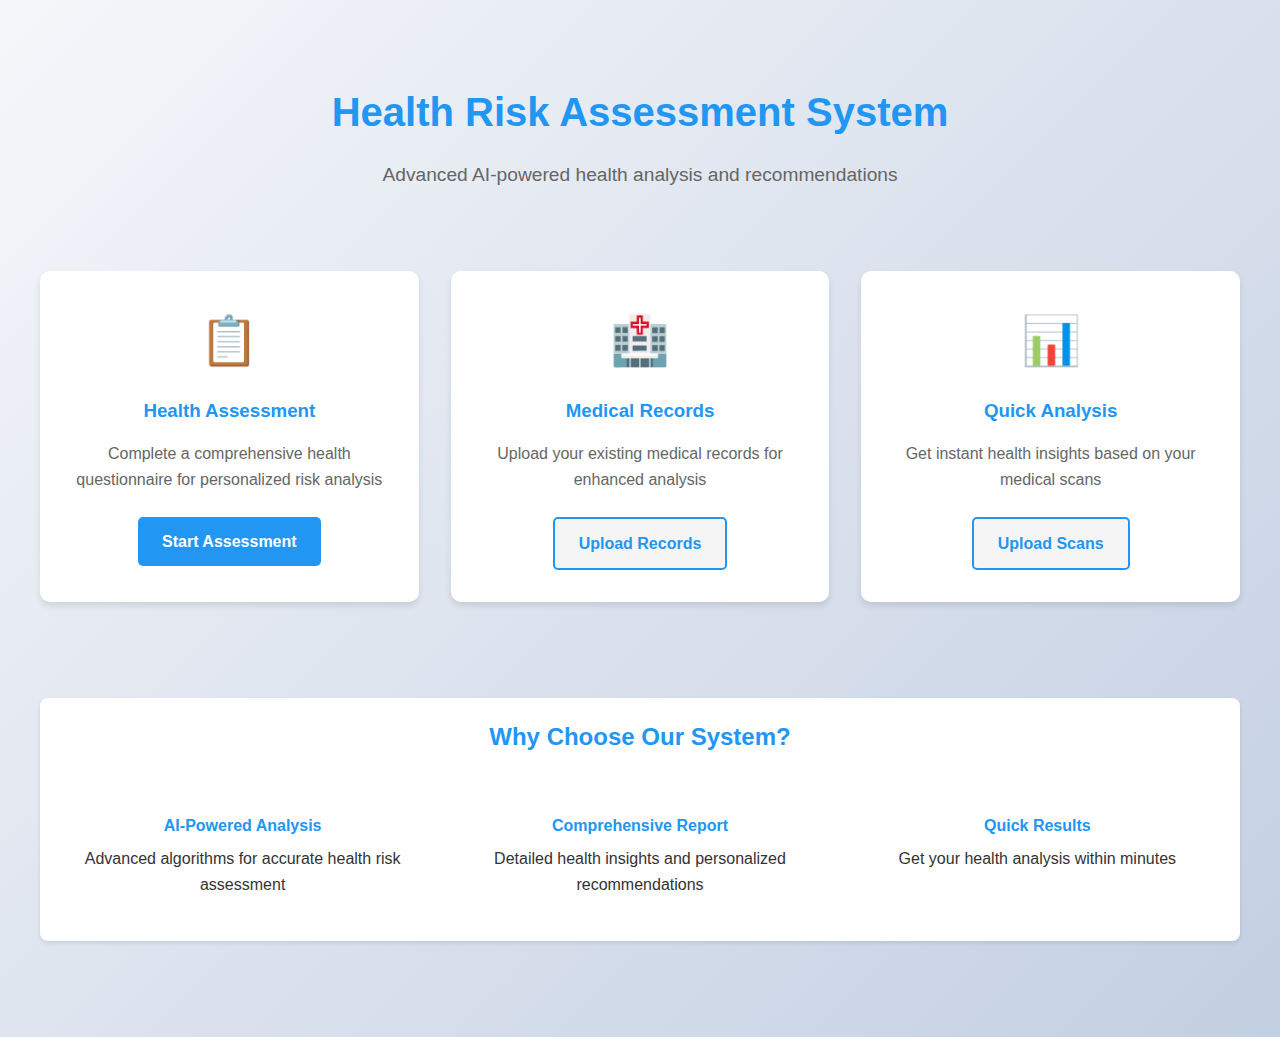
<file: index.html>
<!DOCTYPE html>
<html lang="en">
<head>
    <meta charset="UTF-8">
    <meta name="viewport" content="width=device-width, initial-scale=1.0">
    <title>Health Risk Assessment System</title>
    <link rel="stylesheet" href="css/style.css">
</head>
<body>
    <div class="hero-container">
        <header class="landing-header">
            <h1>Health Risk Assessment System</h1>
            <p class="subtitle">Advanced AI-powered health analysis and recommendations</p>
        </header>

        <main class="landing-main">
            <div class="features-grid">
                <div class="feature-card">
                    <div class="feature-icon">📋</div>
                    <h3>Health Assessment</h3>
                    <p>Complete a comprehensive health questionnaire for personalized risk analysis</p>
                    <a href="form.html" class="btn primary-btn">Start Assessment</a>
                </div>

                <div class="feature-card">
                    <div class="feature-icon">🏥</div>
                    <h3>Medical Records</h3>
                    <p>Upload your existing medical records for enhanced analysis</p>
                    <a href="upload.html" class="btn secondary-btn">Upload Records</a>
                </div>

                <div class="feature-card">
                    <div class="feature-icon">📊</div>
                    <h3>Quick Analysis</h3>
                    <p>Get instant health insights based on your medical scans</p>
                    <a href="upload.html?type=scan" class="btn secondary-btn">Upload Scans</a>
                </div>
            </div>

            <section class="info-section">
                <h2>Why Choose Our System?</h2>
                <div class="benefits-grid">
                    <div class="benefit-item">
                        <h4>AI-Powered Analysis</h4>
                        <p>Advanced algorithms for accurate health risk assessment</p>
                    </div>
                    <div class="benefit-item">
                        <h4>Comprehensive Report</h4>
                        <p>Detailed health insights and personalized recommendations</p>
                    </div>
                    <div class="benefit-item">
                        <h4>Quick Results</h4>
                        <p>Get your health analysis within minutes</p>
                    </div>
                </div>
            </section>
        </main>
    </div>

    <script src="js/landing.js"></script>
</body>
</html>
</file>
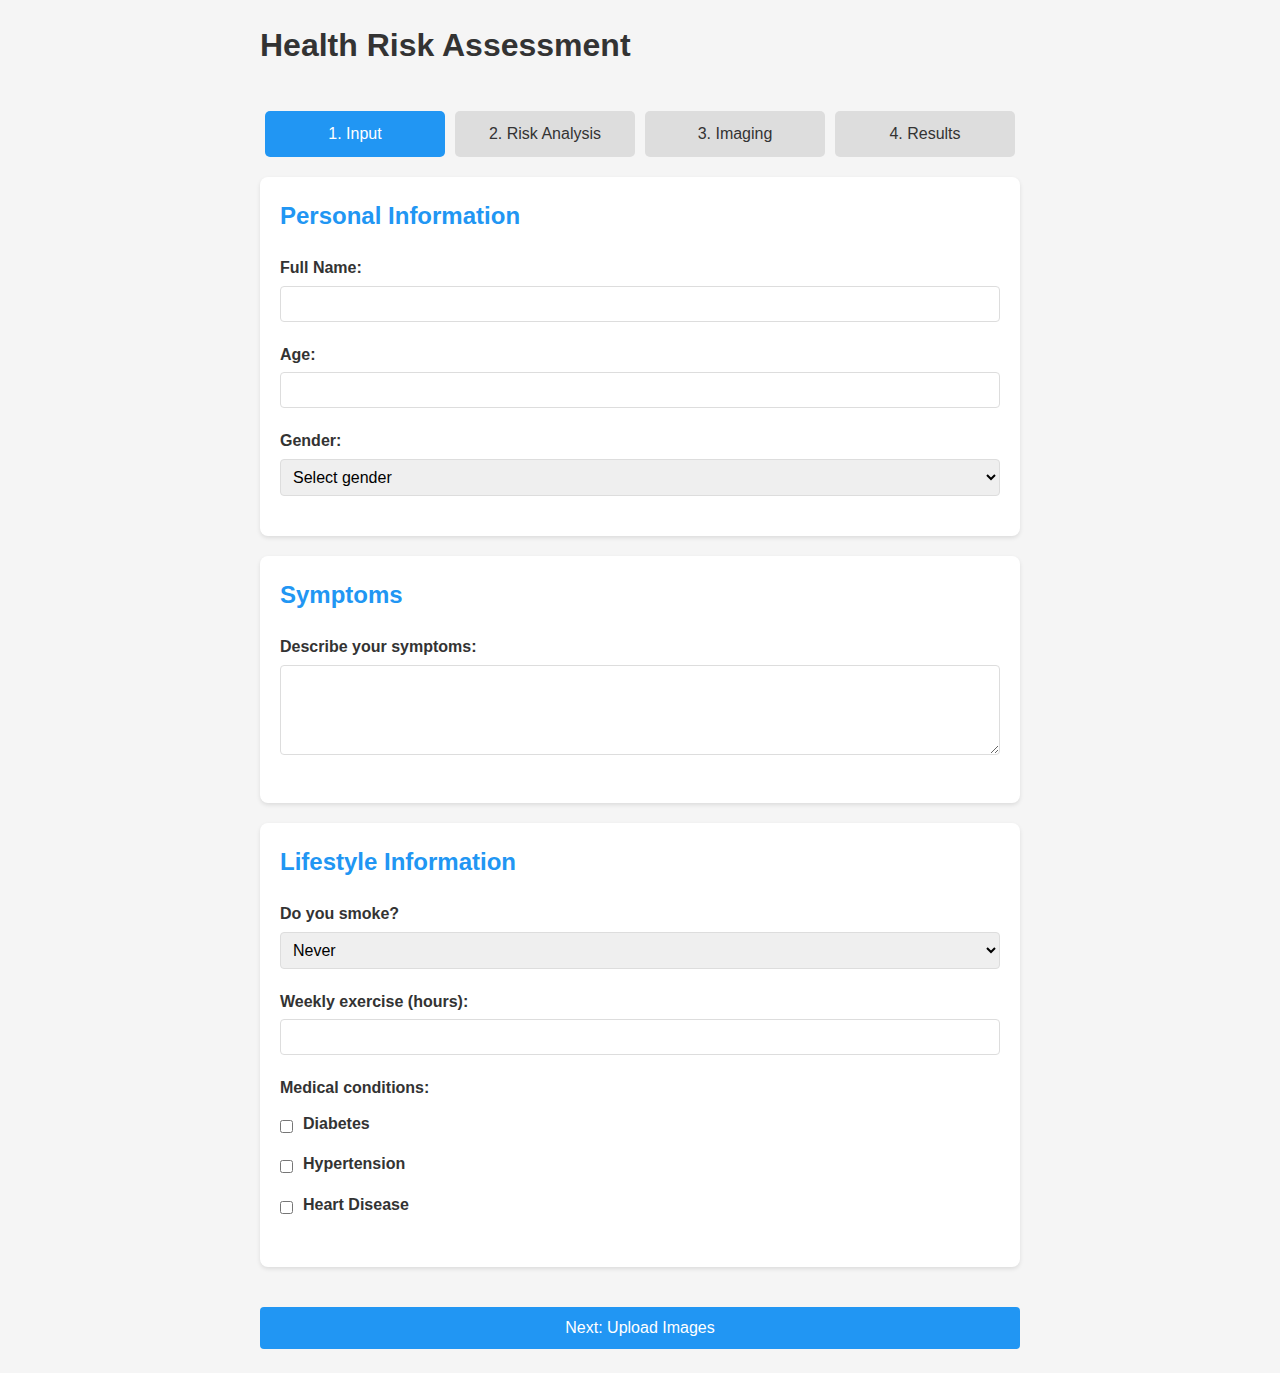
<file: form.html>
<!DOCTYPE html>
<html lang="en">
<head>
    <meta charset="UTF-8">
    <meta name="viewport" content="width=device-width, initial-scale=1.0">
    <title>Health Assessment Form</title>
    <link rel="stylesheet" href="css/style.css">
</head>
<body>
    <div class="container">
        <header>
            <h1>Health Risk Assessment</h1>
            <div class="progress-bar">
                <div class="step active">1. Input</div>
                <div class="step">2. Risk Analysis</div>
                <div class="step">3. Imaging</div>
                <div class="step">4. Results</div>
            </div>
        </header>

        <main>
            <form id="healthForm">
                <section class="personal-info">
                    <h2>Personal Information</h2>
                    <div class="form-group">
                        <label for="name">Full Name:</label>
                        <input type="text" id="name" name="name" required>
                    </div>
                    <div class="form-group">
                        <label for="age">Age:</label>
                        <input type="number" id="age" name="age" required min="0" max="120">
                    </div>
                    <div class="form-group">
                        <label for="gender">Gender:</label>
                        <select id="gender" name="gender" required>
                            <option value="">Select gender</option>
                            <option value="male">Male</option>
                            <option value="female">Female</option>
                            <option value="other">Other</option>
                        </select>
                    </div>
                </section>

                <section class="symptoms">
                    <h2>Symptoms</h2>
                    <div class="form-group">
                        <label for="symptoms">Describe your symptoms:</label>
                        <textarea id="symptoms" name="symptoms" rows="4" required></textarea>
                    </div>
                </section>

                <section class="lifestyle">
                    <h2>Lifestyle Information</h2>
                    <div class="form-group">
                        <label for="smoking">Do you smoke?</label>
                        <select id="smoking" name="smoking" required>
                            <option value="never">Never</option>
                            <option value="former">Former smoker</option>
                            <option value="current">Current smoker</option>
                        </select>
                    </div>
                    <div class="form-group">
                        <label for="exercise">Weekly exercise (hours):</label>
                        <input type="number" id="exercise" name="exercise" min="0" max="168" required>
                    </div>
                    <div class="checkbox-group">
                        <label>Medical conditions:</label>
                        <div>
                            <input type="checkbox" id="diabetes" name="conditions" value="diabetes">
                            <label for="diabetes">Diabetes</label>
                        </div>
                        <div>
                            <input type="checkbox" id="hypertension" name="conditions" value="hypertension">
                            <label for="hypertension">Hypertension</label>
                        </div>
                        <div>
                            <input type="checkbox" id="heart" name="conditions" value="heart">
                            <label for="heart">Heart Disease</label>
                        </div>
                    </div>
                </section>

                <button type="submit" class="submit-btn">Next: Upload Images</button>
            </form>
        </main>
    </div>

    <script src="js/formHandler.js"></script>
    <script src="js/api.js"></script>
</body>
</html>
</file>
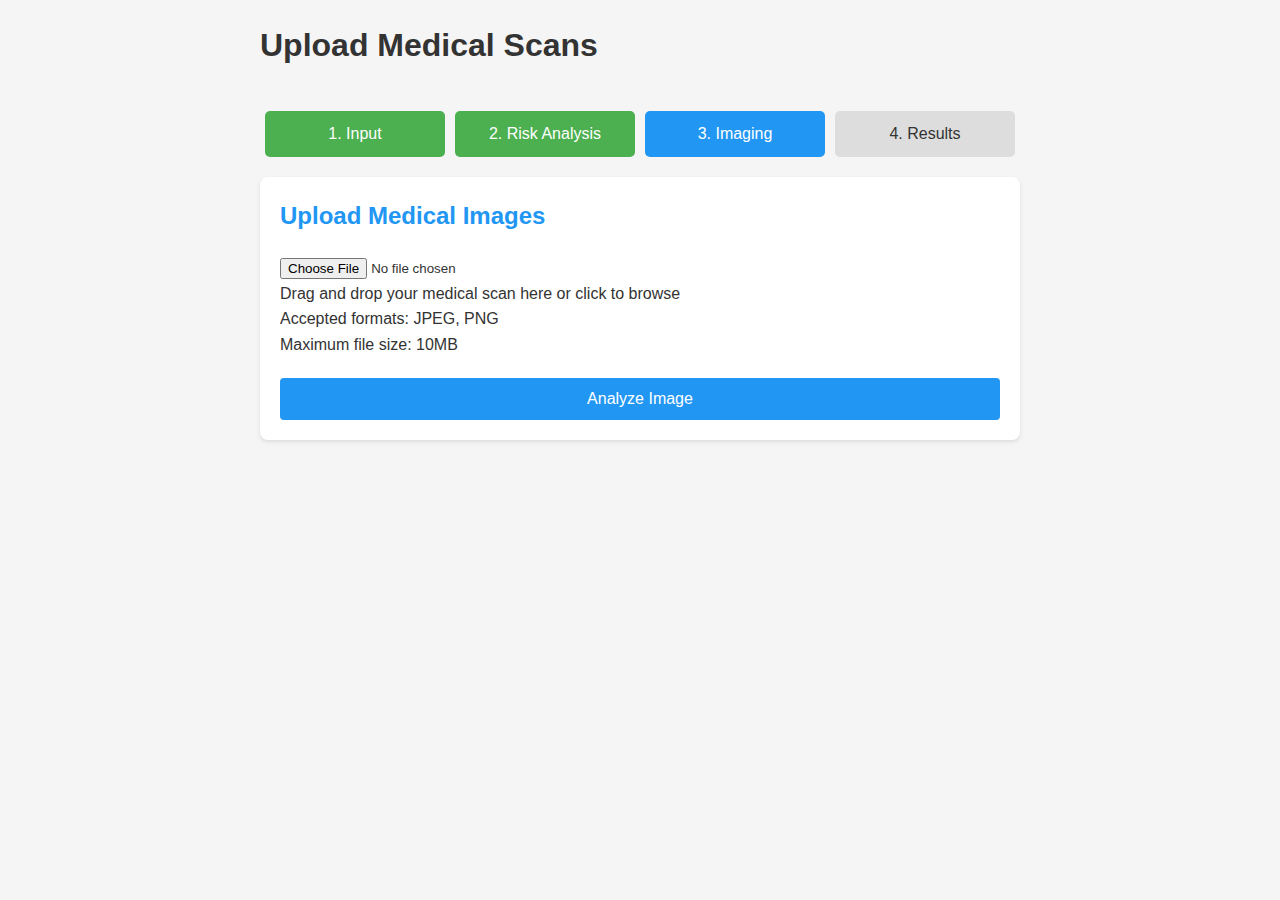
<file: upload.html>
<!DOCTYPE html>
<html lang="en">
<head>
    <meta charset="UTF-8">
    <meta name="viewport" content="width=device-width, initial-scale=1.0">
    <title>Upload Medical Scans</title>
    <link rel="stylesheet" href="css/style.css">
</head>
<body>
    <div class="container">
        <header>
            <h1>Upload Medical Scans</h1>
            <div class="progress-bar">
                <div class="step completed">1. Input</div>
                <div class="step completed">2. Risk Analysis</div>
                <div class="step active">3. Imaging</div>
                <div class="step">4. Results</div>
            </div>
        </header>

        <main>
            <section class="upload-section">
                <h2>Upload Medical Images</h2>
                <div class="upload-container">
                    <input type="file" id="imageUpload" accept="image/*" class="file-input" />
                    <div id="dropZone" class="drop-zone">
                        <p>Drag and drop your medical scan here or click to browse</p>
                    </div>
                    <div id="preview" class="image-preview"></div>
                </div>
                <div class="upload-info">
                    <p>Accepted formats: JPEG, PNG</p>
                    <p>Maximum file size: 10MB</p>
                </div>
                <button id="submitUpload" class="submit-btn" disabled>
                    Analyze Image
                </button>
            </section>
        </main>
    </div>

    <script src="js/upload.js"></script>
</body>
</html>
</file>
<file: css/style.css>
/* Base styles */
:root {
    --primary-color: #2196F3;
    --secondary-color: #FFC107;
    --danger-color: #F44336;
    --success-color: #4CAF50;
    --text-color: #333;
    --background-color: #f5f5f5;
}

* {
    margin: 0;
    padding: 0;
    box-sizing: border-box;
}

body {
    font-family: 'Arial', sans-serif;
    line-height: 1.6;
    background-color: var(--background-color);
    color: var(--text-color);
}

.container {
    max-width: 800px;
    margin: 0 auto;
    padding: 20px;
}

/* Landing Page Styles */
.hero-container {
    min-height: 100vh;
    background: linear-gradient(135deg, #f5f7fa 0%, #c3cfe2 100%);
    padding: 2rem;
}

.landing-header {
    text-align: center;
    padding: 3rem 0;
}

.landing-header h1 {
    font-size: 2.5rem;
    color: var(--primary-color);
    margin-bottom: 1rem;
}

.subtitle {
    font-size: 1.2rem;
    color: #666;
}

.features-grid {
    display: grid;
    grid-template-columns: repeat(auto-fit, minmax(280px, 1fr));
    gap: 2rem;
    max-width: 1200px;
    margin: 0 auto;
    padding: 2rem 0;
}

.feature-card {
    background: white;
    padding: 2rem;
    border-radius: 10px;
    text-align: center;
    box-shadow: 0 4px 6px rgba(0,0,0,0.1);
    transition: transform 0.3s ease;
}

.feature-card:hover {
    transform: translateY(-5px);
}

.feature-icon {
    font-size: 3rem;
    margin-bottom: 1rem;
}

.feature-card h3 {
    color: var(--primary-color);
    margin-bottom: 1rem;
}

.feature-card p {
    margin-bottom: 1.5rem;
    color: #666;
}

.btn {
    display: inline-block;
    padding: 12px 24px;
    border-radius: 5px;
    text-decoration: none;
    font-weight: bold;
    transition: background-color 0.3s ease;
}

.primary-btn {
    background: var(--primary-color);
    color: white;
}

.primary-btn:hover {
    background: #1976D2;
}

.secondary-btn {
    background: #f5f5f5;
    color: var(--primary-color);
    border: 2px solid var(--primary-color);
}

.secondary-btn:hover {
    background: #e0e0e0;
}

.info-section {
    max-width: 1200px;
    margin: 4rem auto;
    text-align: center;
}

.benefits-grid {
    display: grid;
    grid-template-columns: repeat(auto-fit, minmax(250px, 1fr));
    gap: 2rem;
    margin-top: 2rem;
}

.benefit-item {
    padding: 1.5rem;
    background: rgba(255, 255, 255, 0.9);
    border-radius: 8px;
}

.benefit-item h4 {
    color: var(--primary-color);
    margin-bottom: 0.5rem;
}

/* Form Styles */
.progress-bar {
    display: flex;
    justify-content: space-between;
    margin-top: 20px;
    padding: 20px 0;
}

.step {
    flex: 1;
    text-align: center;
    padding: 10px;
    background: #ddd;
    margin: 0 5px;
    border-radius: 5px;
}

.step.active {
    background: var(--primary-color);
    color: white;
}

.step.completed {
    background: var(--success-color);
    color: white;
}

.form-group {
    margin-bottom: 20px;
}

label {
    display: block;
    margin-bottom: 5px;
    font-weight: bold;
}

input[type="text"],
input[type="number"],
select,
textarea {
    width: 100%;
    padding: 8px;
    border: 1px solid #ddd;
    border-radius: 4px;
    font-size: 16px;
}

.checkbox-group {
    margin-bottom: 20px;
    display: flex;
    flex-direction: column;
}

.checkbox-group div {
    display: flex;
    align-items: center;
    margin: 5px 0;
}

.checkbox-group input[type="checkbox"] {
    margin-right: 10px;
}

section {
    background: white;
    padding: 20px;
    border-radius: 8px;
    margin-bottom: 20px;
    box-shadow: 0 2px 4px rgba(0,0,0,0.1);
}

h2 {
    margin-bottom: 20px;
    color: var(--primary-color);
}

.submit-btn {
    background: var(--primary-color);
    color: white;
    padding: 12px 24px;
    border: none;
    border-radius: 4px;
    cursor: pointer;
    font-size: 16px;
    width: 100%;
    margin-top: 20px;
}

.submit-btn:hover {
    background: #1976D2;
}

@media (max-width: 768px) {
    .landing-header h1 {
        font-size: 2rem;
    }
    
    .features-grid {
        grid-template-columns: 1fr;
    }
}
</file>
